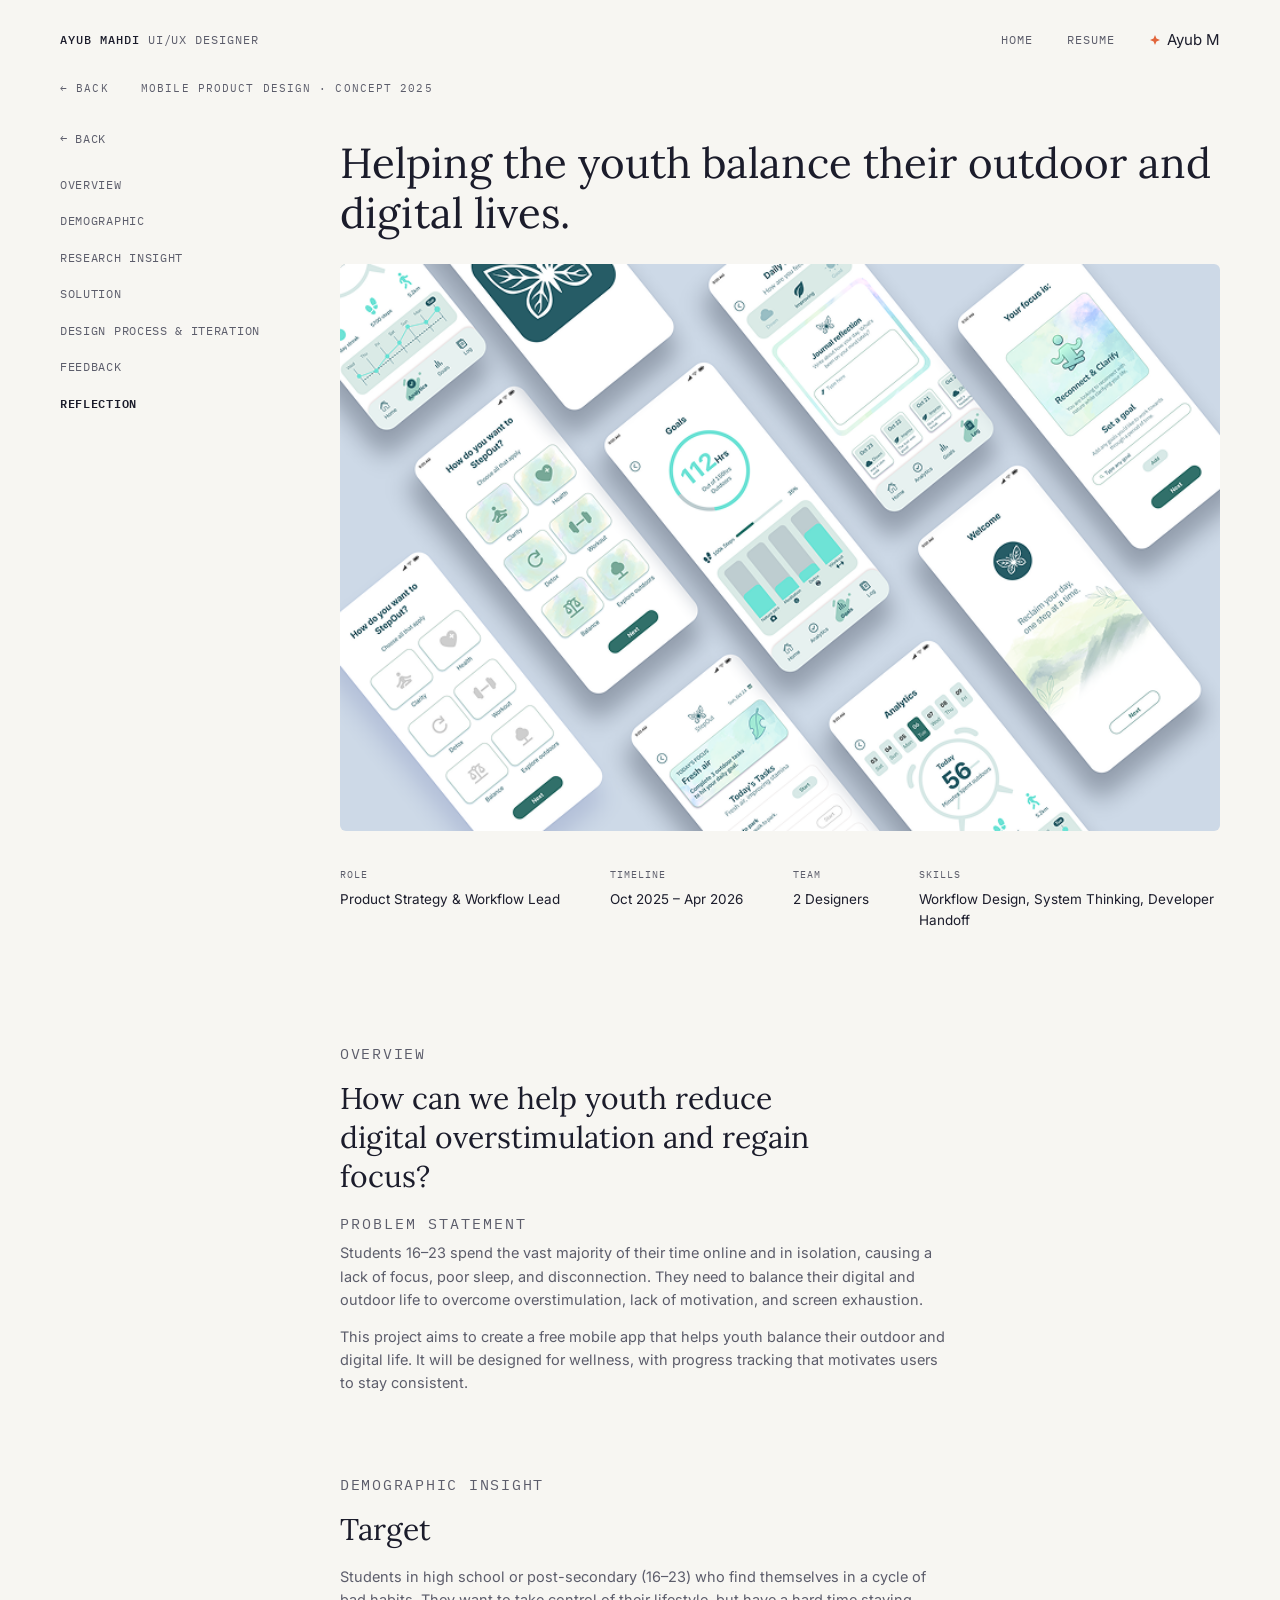
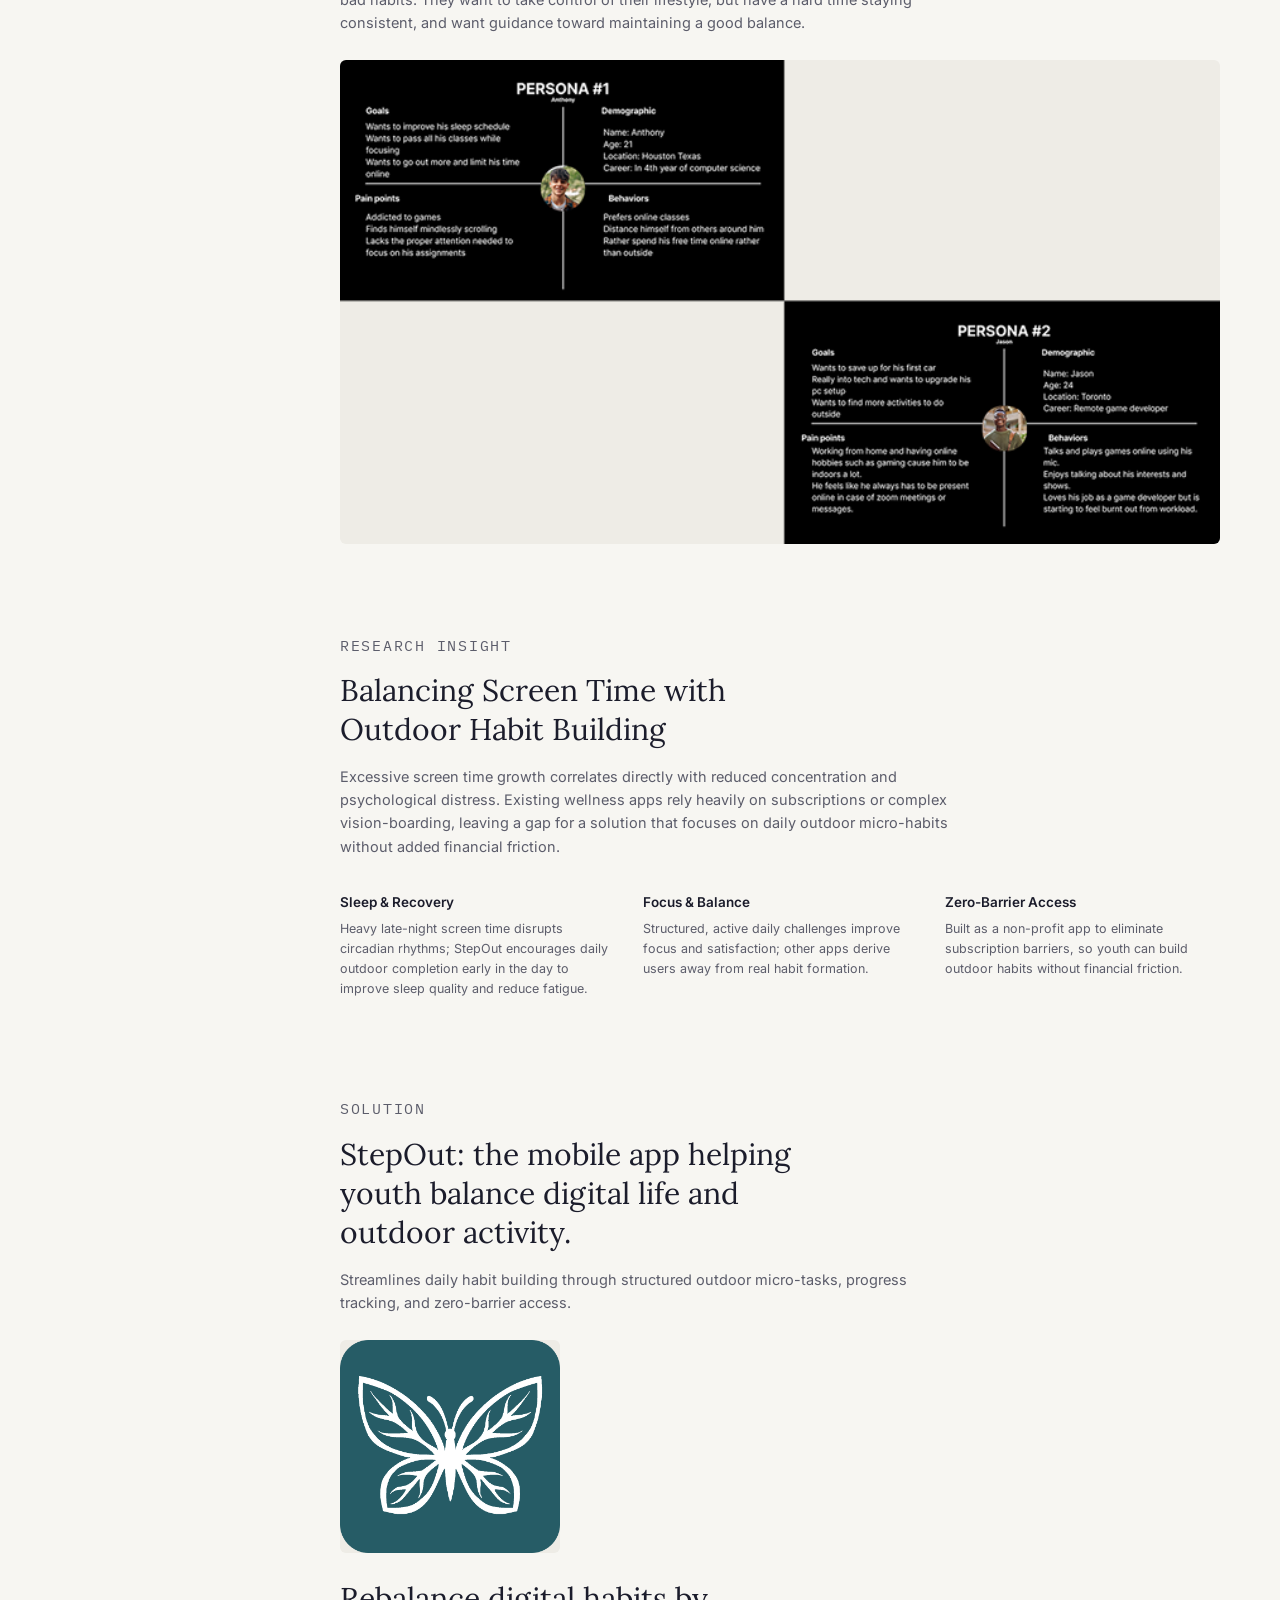
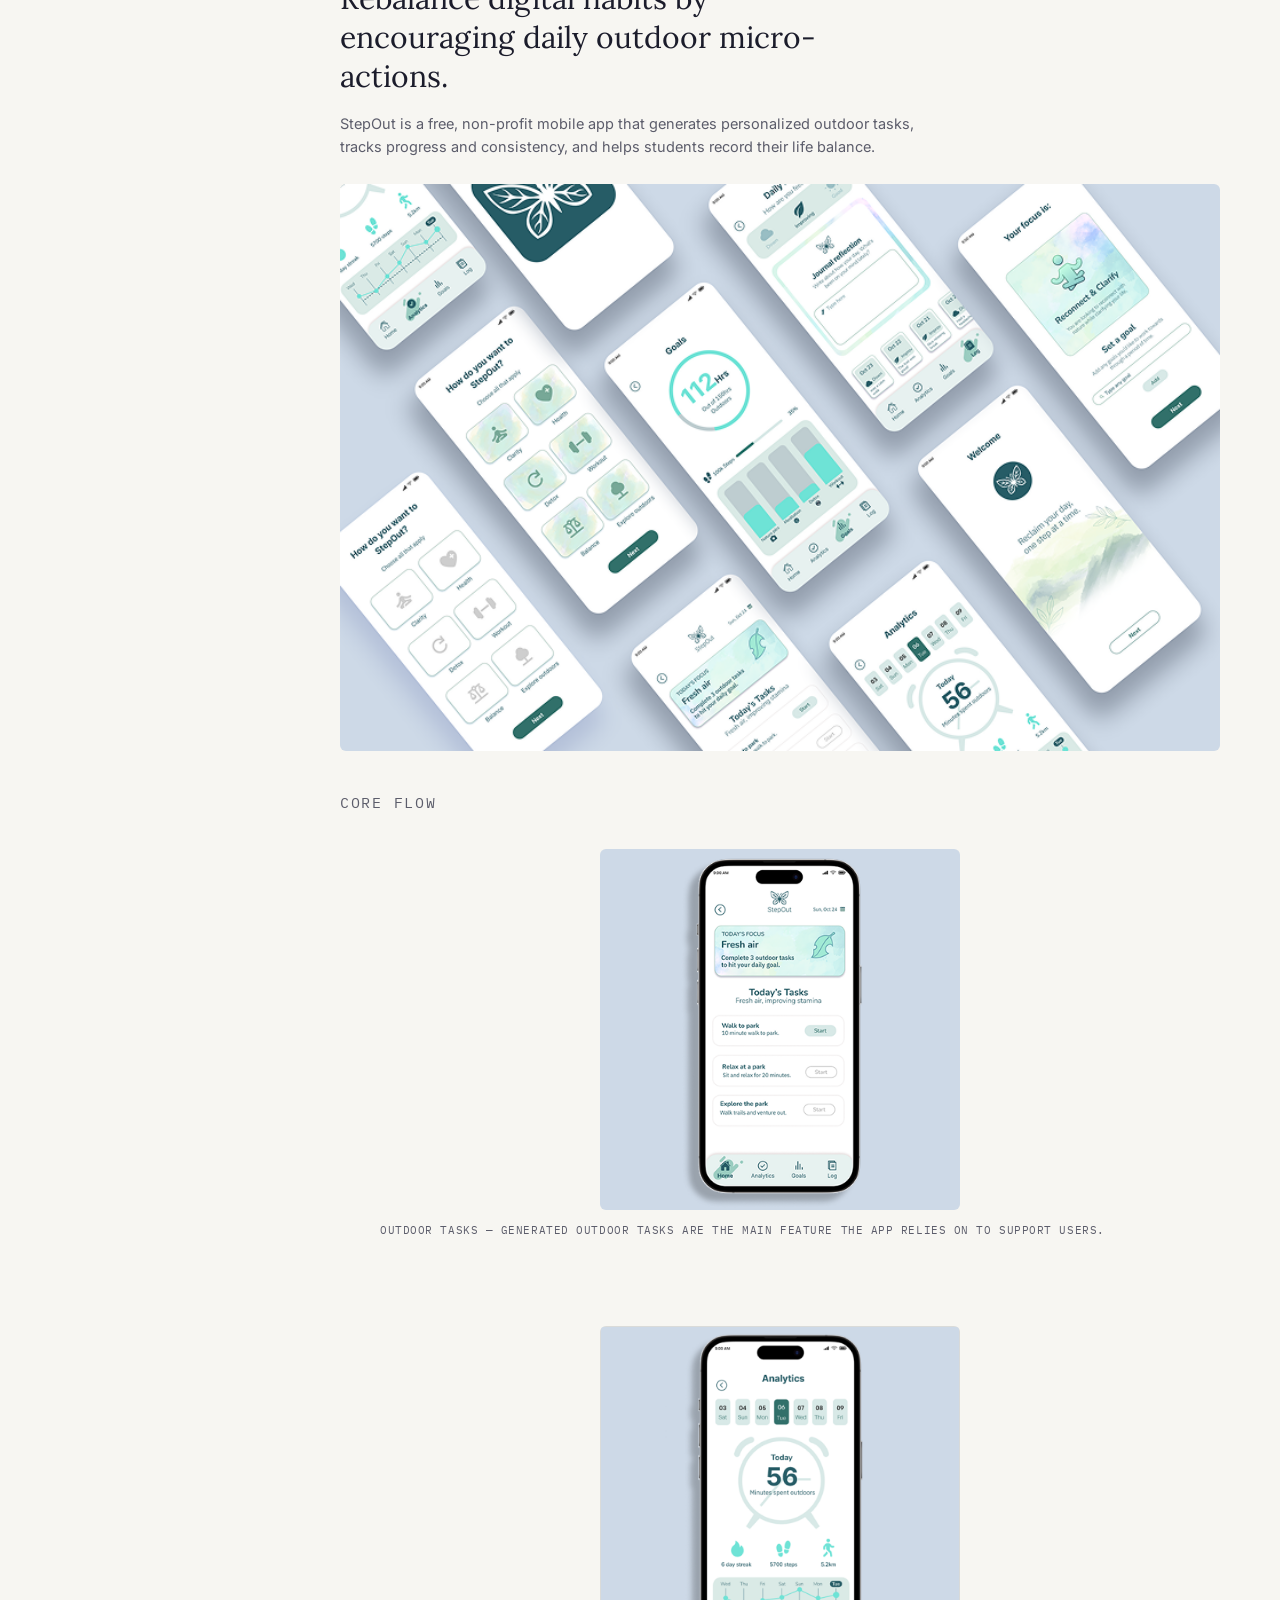
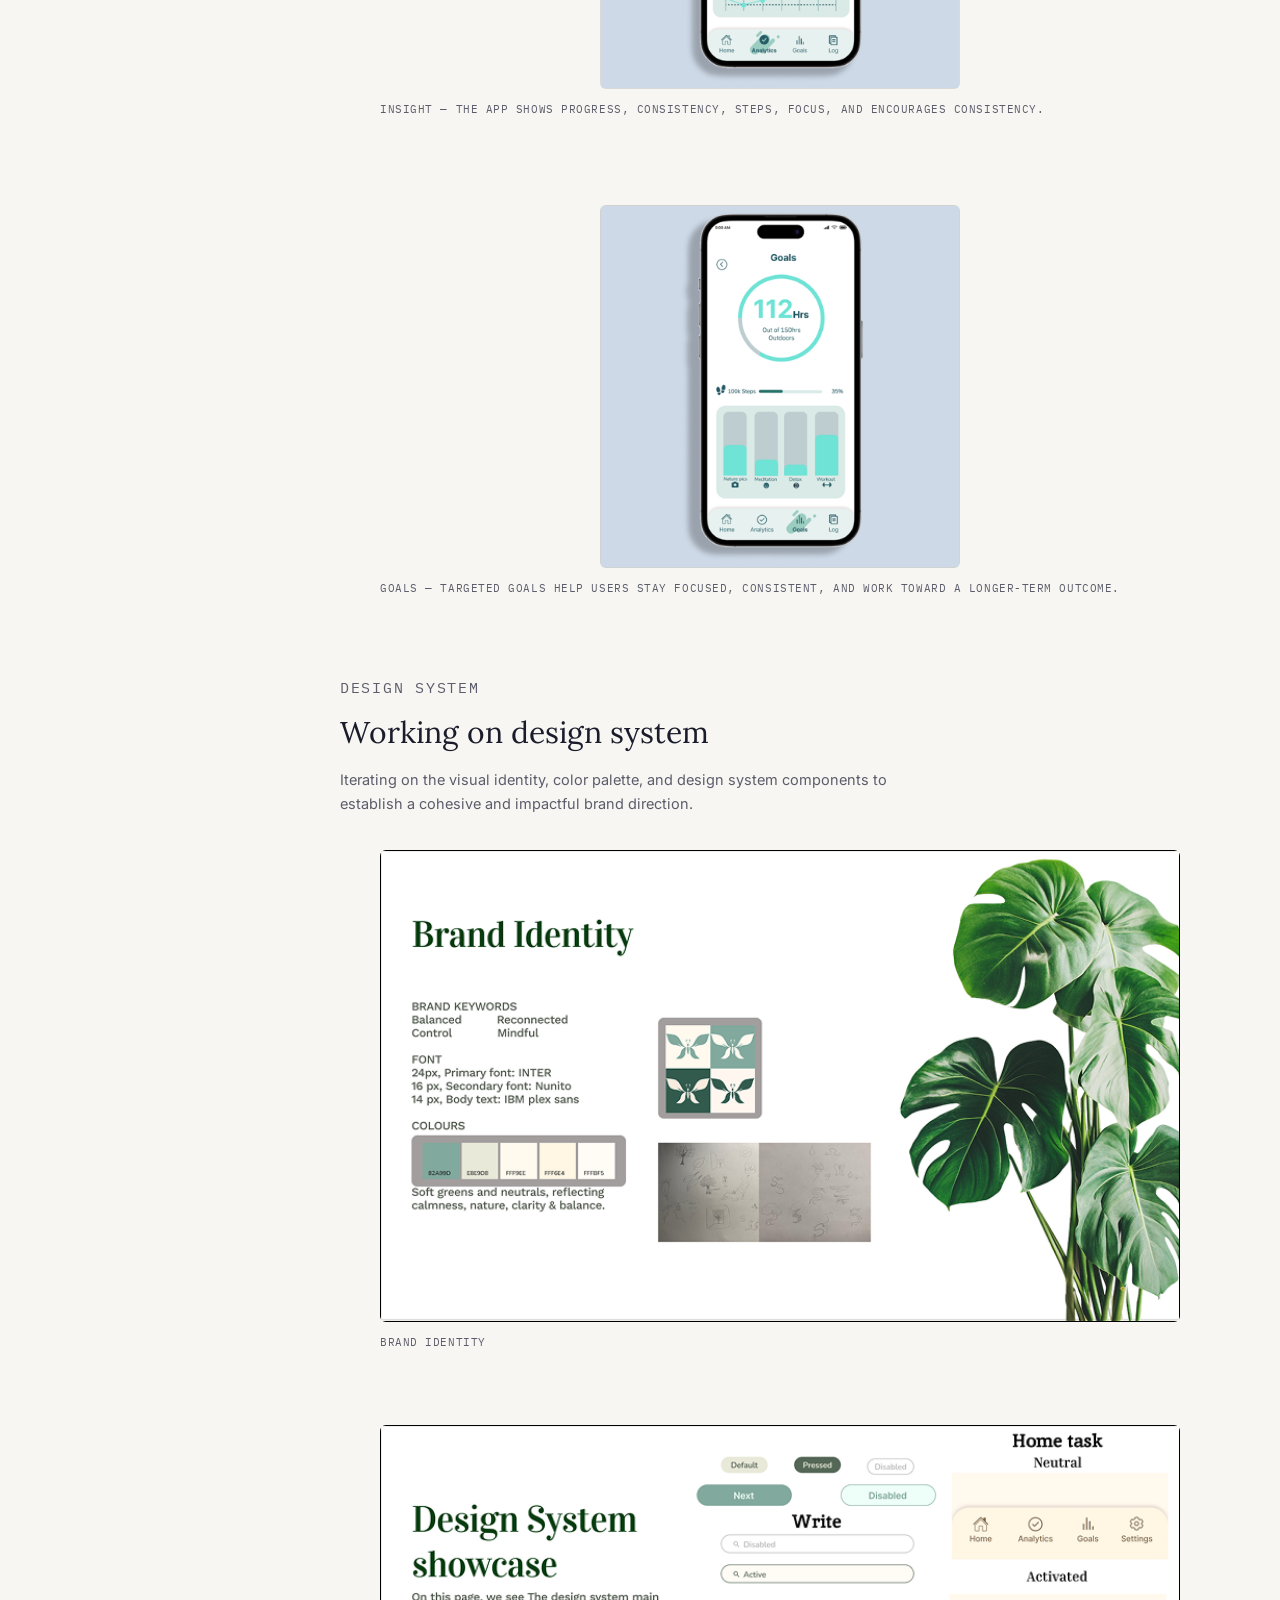
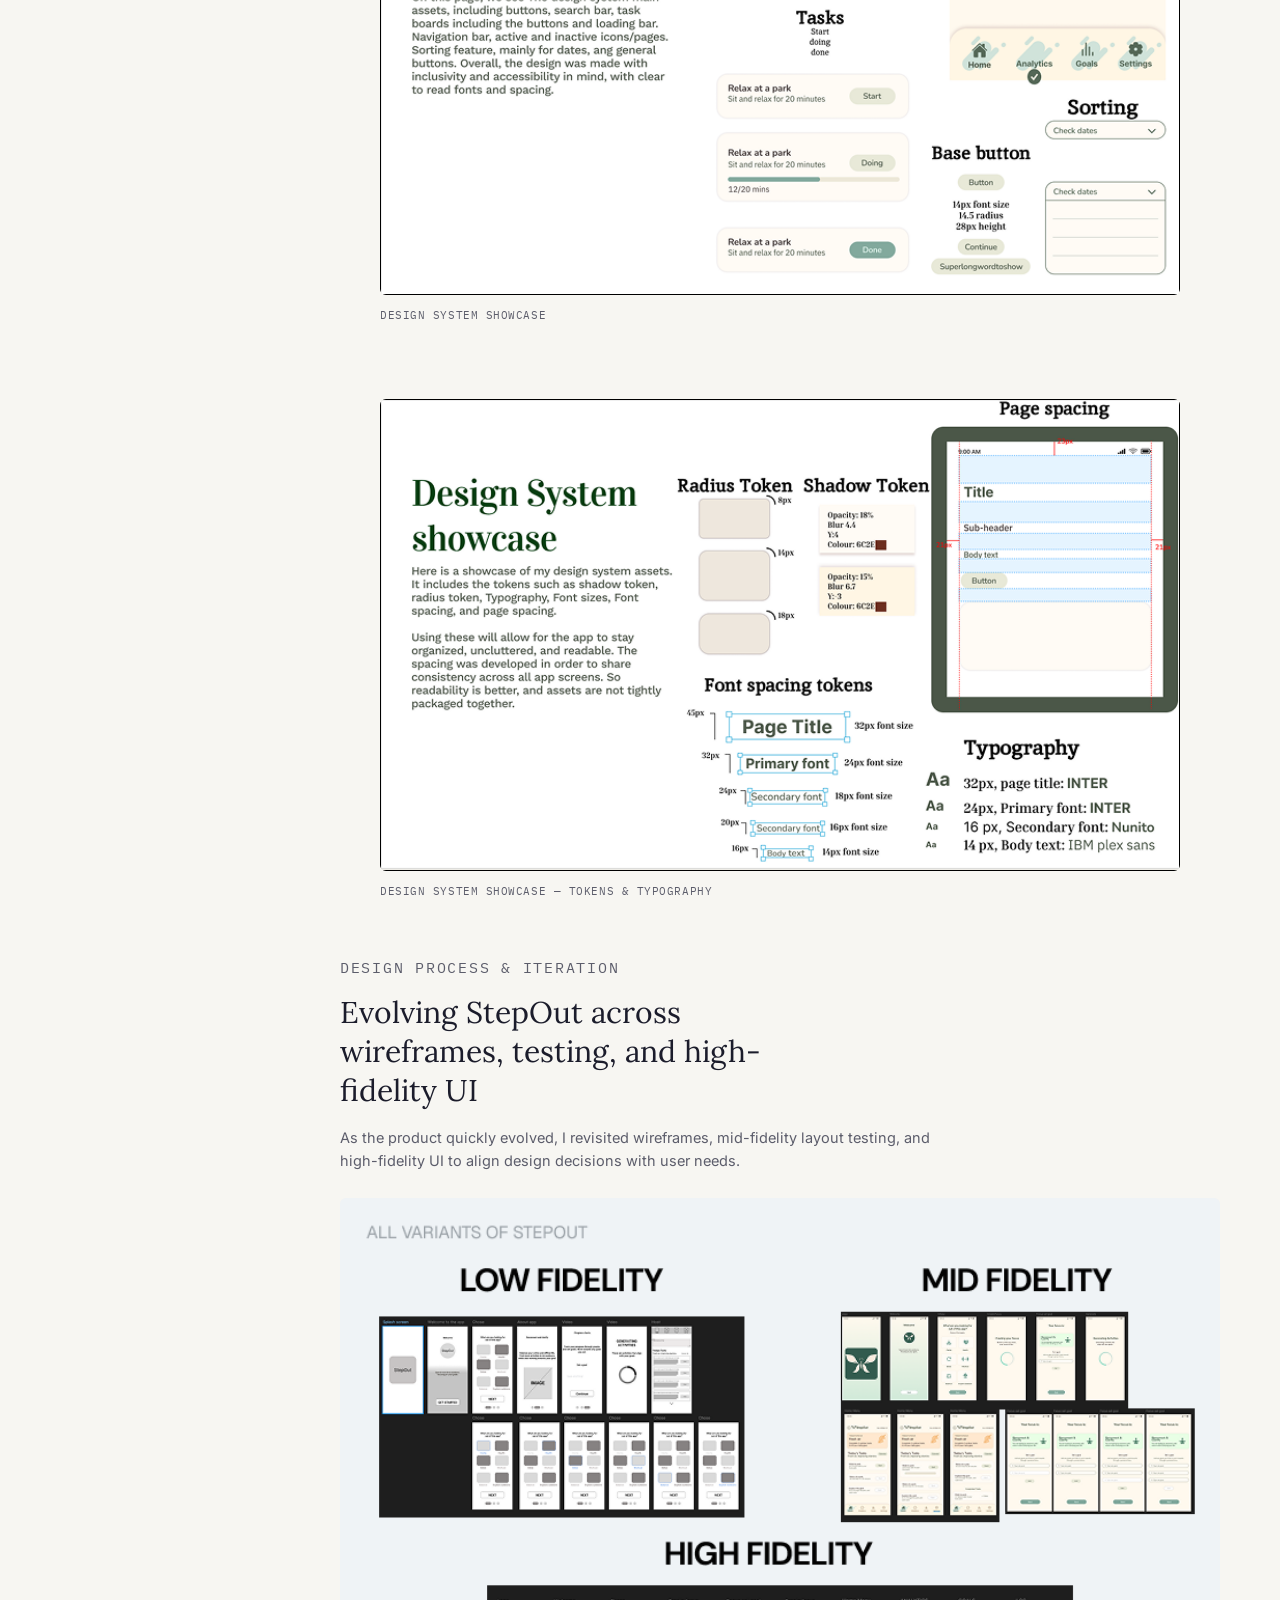
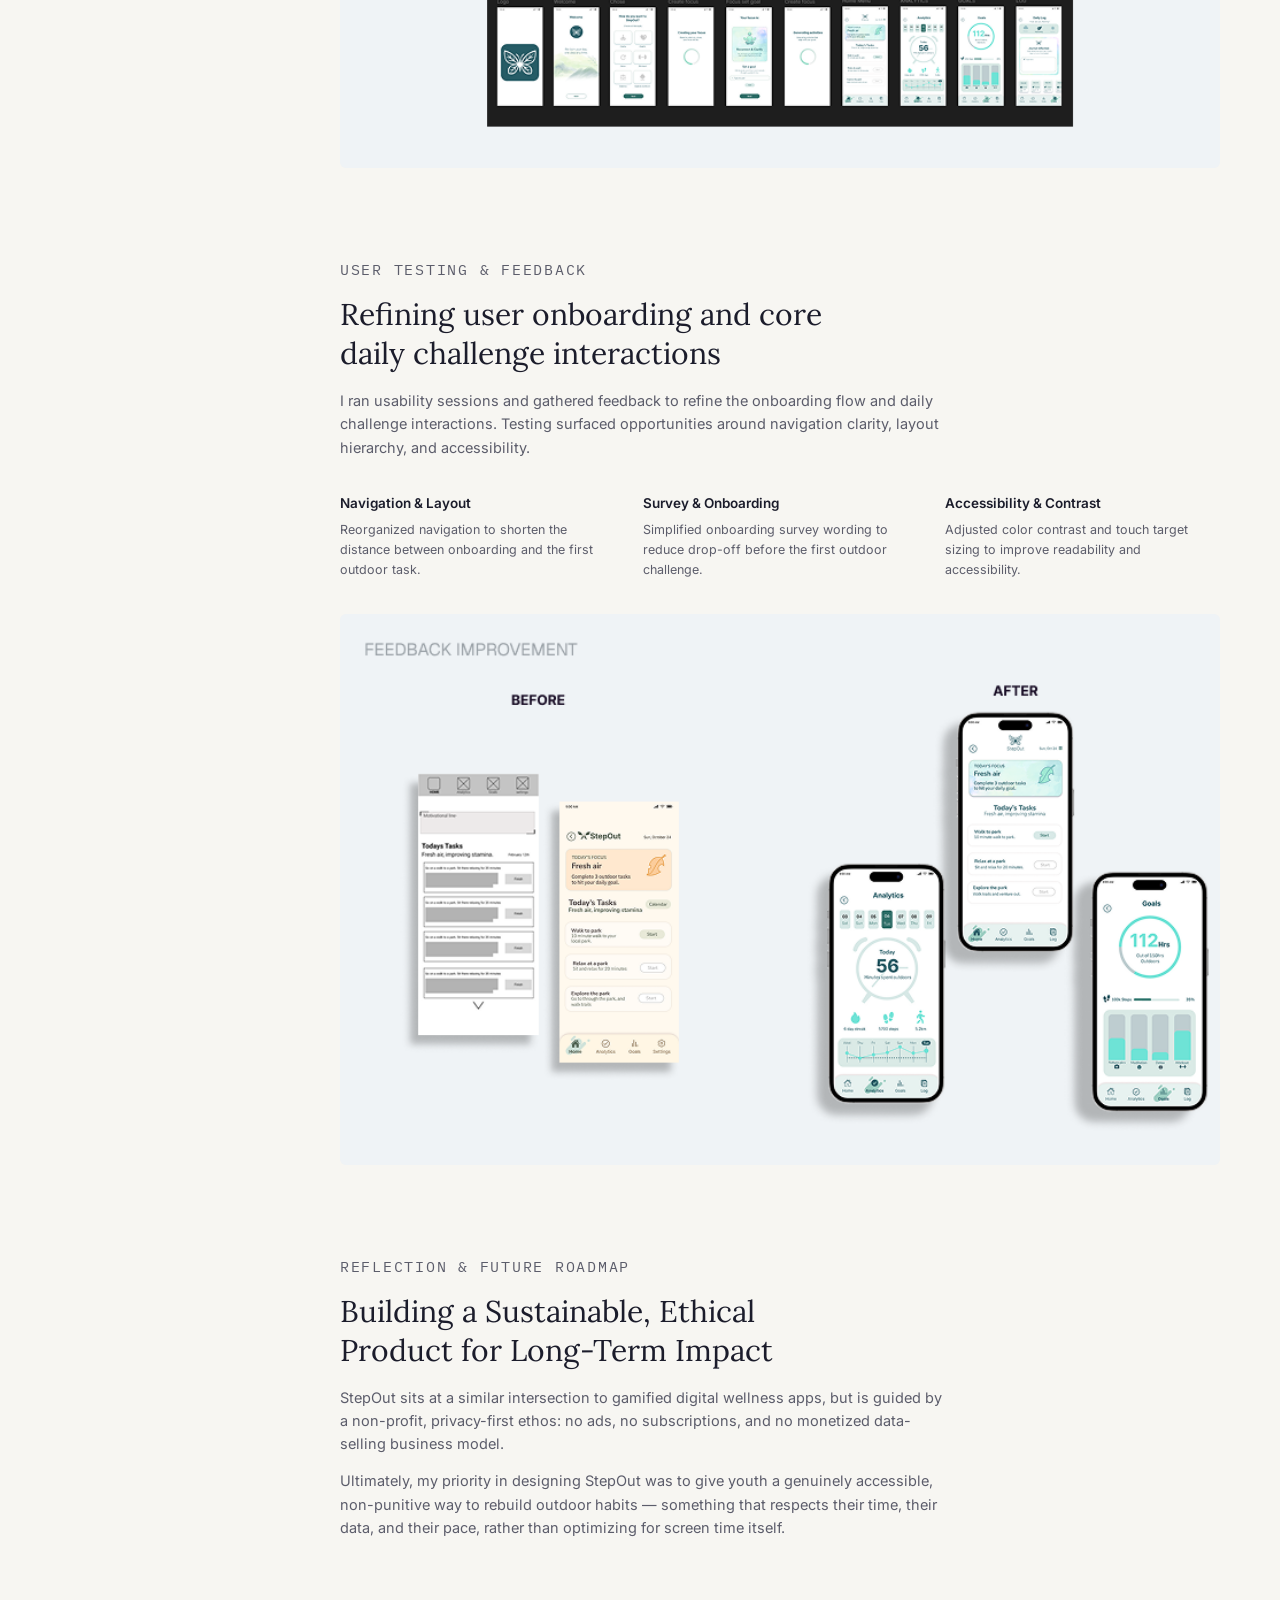
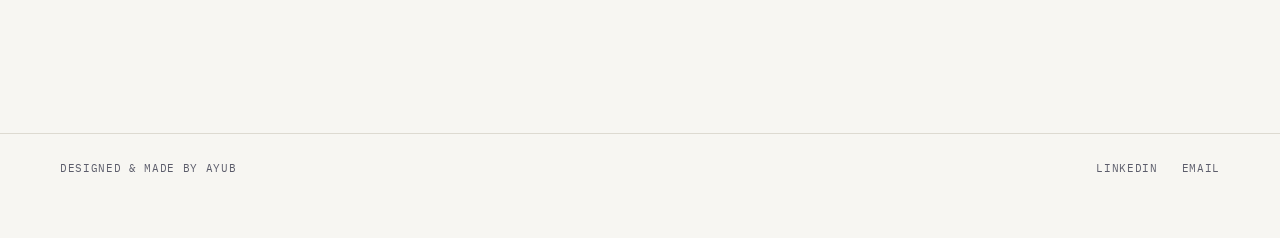
<file: stepout.html>
<!doctype html>
<html lang="en">
<head>
<meta charset="UTF-8">
<meta name="viewport" content="width=device-width, initial-scale=1">
<title>StepOut — Mobile Product Design | Ayub Mahdi</title>
<link rel="stylesheet" href="css/style.css">
<style>
  .cs2-stack img.narrow{max-width:360px;margin:0 auto;}
</style>
</head>
<body>

<header class="site-header">
  <div class="brand"><strong>Ayub Mahdi</strong><span>UI/UX Designer</span></div>
  <nav class="site-nav">
    <a href="index.html">Home</a>
    <button type="button" data-open-resume>Resume</button>
    <span class="signature">
      <svg viewBox="0 0 24 24"><path d="M12 2l2.9 7.1L22 12l-7.1 2.9L12 22l-2.9-7.1L2 12l7.1-2.9L12 2z"/></svg>
      Ayub M
    </span>
  </nav>
</header>

<div class="cs-topbar"><a href="index.html">&larr; Back</a> &nbsp;&nbsp; MOBILE PRODUCT DESIGN &middot; CONCEPT 2025</div>

<div class="cs-layout">
  <aside class="cs-sidebar">
    <a href="index.html" class="cs-sidebar__back">&larr; Back</a>
    <a href="#overview">Overview</a>
    <a href="#demographic">Demographic</a>
    <a href="#research-insight">Research Insight</a>
    <a href="#solution">Solution</a>
    <a href="#design-process">Design Process &amp; Iteration</a>
    <a href="#feedback">Feedback</a>
    <a href="#reflection">Reflection</a>
  </aside>

  <main class="cs-content">
    <h1 class="cs-hero-title">Helping the youth balance their outdoor and digital lives.</h1>
    <div class="cs-hero-media"><img src="CASE STUDY 2 CONTENT/S1.png" alt="StepOut hero — app screen mockups"></div>

    <dl class="cs-meta">
      <div><dt>Role</dt><dd>Product Strategy &amp; Workflow Lead</dd></div>
      <div><dt>Timeline</dt><dd>Oct 2025 &ndash; Apr 2026</dd></div>
      <div><dt>Team</dt><dd>2 Designers</dd></div>
      <div><dt>Skills</dt><dd>Workflow Design, System Thinking, Developer Handoff</dd></div>
    </dl>

    <!-- ===================== OVERVIEW ===================== -->
    <section id="overview" class="cs-section">
      <p class="cs-section__label">Overview</p>
      <h2>How can we help youth reduce digital overstimulation and regain focus?</h2>
      <p class="eyebrow" style="margin-bottom:6px;">Problem Statement</p>
      <p>Students 16&ndash;23 spend the vast majority of their time online and in isolation, causing a lack of focus, poor sleep, and disconnection. They need to balance their digital and outdoor life to overcome overstimulation, lack of motivation, and screen exhaustion.</p>
      <p>This project aims to create a free mobile app that helps youth balance their outdoor and digital life. It will be designed for wellness, with progress tracking that motivates users to stay consistent.</p>
    </section>

    <!-- ===================== DEMOGRAPHIC ===================== -->
    <section id="demographic" class="cs-section">
      <p class="cs-section__label">Demographic Insight</p>
      <h2>Target</h2>
      <p>Students in high school or post-secondary (16&ndash;23) who find themselves in a cycle of bad habits. They want to take control of their lifestyle, but have a hard time staying consistent, and want guidance toward maintaining a good balance.</p>
      <figure class="media-figure">
        <img src="CASE STUDY 2 CONTENT/S2.png" alt="StepOut target personas">
      </figure>
    </section>

    <!-- ===================== RESEARCH INSIGHT ===================== -->
    <section id="research-insight" class="cs-section">
      <p class="cs-section__label">Research Insight</p>
      <h2>Balancing Screen Time with Outdoor Habit Building</h2>
      <p>Excessive screen time growth correlates directly with reduced concentration and psychological distress. Existing wellness apps rely heavily on subscriptions or complex vision-boarding, leaving a gap for a solution that focuses on daily outdoor micro-habits without added financial friction.</p>
      <div class="cs-triple">
        <div><h4>Sleep &amp; Recovery</h4><p>Heavy late-night screen time disrupts circadian rhythms; StepOut encourages daily outdoor completion early in the day to improve sleep quality and reduce fatigue.</p></div>
        <div><h4>Focus &amp; Balance</h4><p>Structured, active daily challenges improve focus and satisfaction; other apps derive users away from real habit formation.</p></div>
        <div><h4>Zero-Barrier Access</h4><p>Built as a non-profit app to eliminate subscription barriers, so youth can build outdoor habits without financial friction.</p></div>
      </div>
    </section>

    <!-- ===================== SOLUTION ===================== -->
    <section id="solution" class="cs-section">
      <p class="cs-section__label">Solution</p>
      <h2>StepOut: the mobile app helping youth balance digital life and outdoor activity.</h2>
      <p>Streamlines daily habit building through structured outdoor micro-tasks, progress tracking, and zero-barrier access.</p>
      <figure class="media-figure" style="max-width:220px;">
        <img src="CASE STUDY 2 CONTENT/S3.png" alt="StepOut app icon — butterfly mark">
      </figure>
      <h2>Rebalance digital habits by encouraging daily outdoor micro-actions.</h2>
      <p>StepOut is a free, non-profit mobile app that generates personalized outdoor tasks, tracks progress and consistency, and helps students record their life balance.</p>
      <figure class="media-figure">
        <img src="CASE STUDY 2 CONTENT/S4.png" alt="StepOut app screens collage">
      </figure>

      <p class="cs-section__label" style="margin-top:40px;">Core Flow</p>
      <div class="cs2-stack" style="gap:56px;">
        <figure>
          <img class="narrow" src="CASE STUDY 2 CONTENT/S5.png" alt="Outdoor Tasks screen">
          <figcaption>Outdoor Tasks &mdash; generated outdoor tasks are the main feature the app relies on to support users.</figcaption>
        </figure>
        <figure>
          <img class="narrow" src="CASE STUDY 2 CONTENT/S6.png" alt="Insight screen">
          <figcaption>Insight &mdash; the app shows progress, consistency, steps, focus, and encourages consistency.</figcaption>
        </figure>
        <figure>
          <img class="narrow" src="CASE STUDY 2 CONTENT/S7.png" alt="Goals screen">
          <figcaption>Goals &mdash; targeted goals help users stay focused, consistent, and work toward a longer-term outcome.</figcaption>
        </figure>
      </div>
    </section>

    <!-- ===================== DESIGN PROCESS & ITERATION ===================== -->
    <section id="design-process" class="cs-section">
      <p class="cs-section__label">Design System</p>
      <h2>Working on design system</h2>
      <p>Iterating on the visual identity, color palette, and design system components to establish a cohesive and impactful brand direction.</p>
      <div class="cs2-stack">
        <figure><img src="CASE STUDY 2 CONTENT/S8.png" alt="Brand identity board"><figcaption>Brand Identity</figcaption></figure>
        <figure><img src="CASE STUDY 2 CONTENT/S9.png" alt="Design system showcase — components"><figcaption>Design System Showcase</figcaption></figure>
        <figure><img src="CASE STUDY 2 CONTENT/S10.png" alt="Design system showcase — tokens and typography"><figcaption>Design System Showcase &mdash; Tokens &amp; Typography</figcaption></figure>
      </div>

      <p class="cs-section__label" style="margin-top:40px;">Design Process &amp; Iteration</p>
      <h2>Evolving StepOut across wireframes, testing, and high-fidelity UI</h2>
      <p>As the product quickly evolved, I revisited wireframes, mid-fidelity layout testing, and high-fidelity UI to align design decisions with user needs.</p>
      <figure class="media-figure">
        <img src="CASE STUDY 2 CONTENT/S11.png" alt="Low, mid, and high fidelity wireframe comparison">
      </figure>
    </section>

    <!-- ===================== FEEDBACK ===================== -->
    <section id="feedback" class="cs-section">
      <p class="cs-section__label">User Testing &amp; Feedback</p>
      <h2>Refining user onboarding and core daily challenge interactions</h2>
      <p>I ran usability sessions and gathered feedback to refine the onboarding flow and daily challenge interactions. Testing surfaced opportunities around navigation clarity, layout hierarchy, and accessibility.</p>
      <div class="cs-triple">
        <div><h4>Navigation &amp; Layout</h4><p>Reorganized navigation to shorten the distance between onboarding and the first outdoor task.</p></div>
        <div><h4>Survey &amp; Onboarding</h4><p>Simplified onboarding survey wording to reduce drop-off before the first outdoor challenge.</p></div>
        <div><h4>Accessibility &amp; Contrast</h4><p>Adjusted color contrast and touch target sizing to improve readability and accessibility.</p></div>
      </div>
      <figure class="media-figure">
        <img src="CASE STUDY 2 CONTENT/S12.png" alt="Before and after onboarding comparison">
      </figure>
    </section>

    <!-- ===================== REFLECTION ===================== -->
    <section id="reflection" class="cs-section">
      <p class="cs-section__label">Reflection &amp; Future Roadmap</p>
      <h2>Building a Sustainable, Ethical Product for Long-Term Impact</h2>
      <p>StepOut sits at a similar intersection to gamified digital wellness apps, but is guided by a non-profit, privacy-first ethos: no ads, no subscriptions, and no monetized data-selling business model.</p>
      <p>Ultimately, my priority in designing StepOut was to give youth a genuinely accessible, non-punitive way to rebuild outdoor habits &mdash; something that respects their time, their data, and their pace, rather than optimizing for screen time itself.</p>
    </section>
  </main>
</div>

<footer class="site-footer">
  <span>Designed &amp; made by Ayub</span>
  <span class="links">
    <a href="https://linkedin.com" target="_blank" rel="noopener">LinkedIn</a>
    <a href="mailto:hello@ayubmahdi.com">Email</a>
  </span>
</footer>

<div class="modal-overlay" data-pdf-src="RESUME.pdf">
  <div class="modal-box">
    <button class="modal-close" type="button" aria-label="Close">&times;</button>
    <iframe title="Resume"></iframe>
  </div>
</div>

<script src="js/cursor.js"></script>
<script src="js/main.js"></script>
</body>
</html>
</file>
<file: css/style.css>
@import url('https://fonts.googleapis.com/css2?family=Lora:ital,wght@0,400;0,500;0,600;1,400&family=Inter:wght@400;500;600&family=IBM+Plex+Mono:wght@400;500&display=swap');

/* ---------- Tokens ---------- */
:root{
  --bg:#f7f6f2;
  --bg-panel:#eeece6;
  --ink:#1b1c2b;
  --ink-soft:#5c5d6b;
  --line:#dddad1;
  --accent:#e2653b;
  --accent-dim:#f0b79e;
  --white:#ffffff;

  --font-display:'Lora', Georgia, serif;
  --font-body:'Inter', -apple-system, sans-serif;
  --font-mono:'IBM Plex Mono', 'Courier New', monospace;

  --maxw:1400px;
  --gutter:60px;
  --radius:6px;
  --dur:.35s;
  --ease:cubic-bezier(.22,.61,.36,1);
}

*,*::before,*::after{box-sizing:border-box;}
html{scroll-behavior:smooth;}
body{
  margin:0;
  background:var(--bg);
  color:var(--ink);
  font-family:var(--font-body);
  font-size:15px;
  line-height:1.6;
  -webkit-font-smoothing:antialiased;
  cursor:none;
}
@media (max-width:900px), (hover:none){
  body{cursor:auto;}
}
img,video{max-width:100%;display:block;}
a{color:inherit;text-decoration:none;}
ul{margin:0;padding:0;list-style:none;}
button{font:inherit;background:none;border:none;color:inherit;cursor:none;}
@media (max-width:900px), (hover:none){ button{cursor:pointer;} }

.eyebrow{
  font-family:var(--font-mono);
  font-size:11px;
  letter-spacing:.14em;
  text-transform:uppercase;
  color:var(--ink-soft);
}

/* ---------- Custom cursor ---------- */
.cursor{
  position:fixed;
  top:0;left:0;
  width:18px;height:18px;
  margin:-9px 0 0 -9px;
  border-radius:50%;
  background:var(--accent);
  pointer-events:none;
  z-index:9999;
  transition:width var(--dur) var(--ease), height var(--dur) var(--ease),
             margin var(--dur) var(--ease), border-radius var(--dur) var(--ease),
             background var(--dur) var(--ease), transform .08s linear;
  will-change:transform;
  display:flex;align-items:center;justify-content:center;
}
.cursor__label{
  opacity:0;
  color:#fff;
  font-family:var(--font-mono);
  font-size:11px;
  letter-spacing:.08em;
  text-transform:uppercase;
  white-space:nowrap;
  transition:opacity .2s var(--ease);
}
.cursor--down{ transform:scale(.55); }
.cursor--view{
  width:150px;height:44px;
  margin:-22px 0 0 -75px;
  border-radius:999px;
}
.cursor--view .cursor__label{opacity:1;}
@media (max-width:900px), (hover:none){ .cursor{display:none;} }

/* ---------- Header ---------- */
.site-header{
  display:flex;align-items:center;justify-content:space-between;
  max-width:var(--maxw);margin:0 auto;
  padding:28px var(--gutter);
}
.brand{
  font-family:var(--font-mono);
  font-size:12px;letter-spacing:.08em;text-transform:uppercase;
}
.brand strong{font-weight:500;color:var(--ink);}
.brand span{color:var(--ink-soft);margin-left:8px;}
.site-nav{display:flex;align-items:center;gap:28px;}
.site-nav a, .site-nav button{
  font-family:var(--font-mono);
  font-size:12px;letter-spacing:.08em;text-transform:uppercase;
  color:var(--ink-soft);
}
.site-nav a.active, .site-nav a:hover, .site-nav button:hover{color:var(--accent);}
.site-nav .signature{display:flex;align-items:center;gap:6px;color:var(--ink);}
.site-nav .signature svg{width:12px;height:12px;fill:var(--accent);}

/* ---------- Footer ---------- */
.site-footer{
  display:flex;align-items:center;justify-content:space-between;
  max-width:var(--maxw);margin:0 auto;
  padding:26px var(--gutter) 60px;
  font-family:var(--font-mono);
  font-size:11px;letter-spacing:.06em;text-transform:uppercase;
  color:var(--ink-soft);
  border-top:1px solid var(--line);
  margin-top:80px;
}
.site-footer a:hover{color:var(--accent);}
.site-footer .links{display:flex;gap:24px;}

/* ---------- Homepage hero ---------- */
.hero{
  max-width:var(--maxw);margin:0 auto;
  padding:20px var(--gutter) 50px;
  display:grid;grid-template-columns:1.1fr .9fr;gap:40px;align-items:start;
}
.hero h1{
  font-family:var(--font-display);
  font-weight:400;
  font-size:clamp(32px,4.2vw,54px);
  line-height:1.18;
  margin:20px 0 0;
  color:var(--ink);
  max-width:15ch;
}
.exp-table{font-family:var(--font-mono);font-size:12px;}
.exp-table table{border-collapse:collapse;width:100%;margin-top:24px;}
.exp-table td{padding:6px 14px 6px 0;color:var(--ink-soft);white-space:nowrap;}
.exp-table td:first-child{color:var(--ink);}
.exp-table td:nth-child(2){color:var(--ink);font-weight:500;}

/* ---------- Project grid ---------- */
.project-grid{
  max-width:var(--maxw);margin:40px auto 0;
  padding:0 var(--gutter) 40px;
  display:grid;grid-template-columns:1fr 1fr;gap:2px;
  background:var(--line);
}
.project-card{
  background:var(--bg);
  position:relative;
  display:block;
}
.project-card__media{
  position:relative;
  aspect-ratio:16/10.4;
  overflow:hidden;
  background:var(--bg-panel);
}
.project-card__media img,
.project-card__media video{
  position:absolute;inset:0;
  width:100%;height:100%;
  object-fit:cover;
  transition:opacity var(--dur) var(--ease), transform .6s var(--ease);
}
.project-card__media .is-hover{opacity:0;}
.project-card:hover .project-card__media img,
.project-card:hover .project-card__media video{transform:scale(1.015);}
.project-card:hover .project-card__media .is-base{opacity:0;}
.project-card:hover .project-card__media .is-hover{opacity:1;}
.project-card__meta{
  display:flex;align-items:baseline;justify-content:space-between;
  padding:16px 22px 22px;
}
.project-card__meta h3{
  font-family:var(--font-display);
  font-weight:500;font-size:17px;margin:0;
}
.project-card__meta .tag{
  font-family:var(--font-mono);font-size:10.5px;letter-spacing:.08em;
  text-transform:uppercase;color:var(--ink-soft);
}

/* ---------- Case study layout ---------- */
.cs-topbar{
  max-width:var(--maxw);margin:0 auto;padding:0 var(--gutter);
  font-family:var(--font-mono);font-size:11px;letter-spacing:.1em;
  text-transform:uppercase;color:var(--ink-soft);
}
.cs-topbar a{color:var(--ink-soft);}
.cs-topbar a:hover{color:var(--accent);}

.cs-layout{
  max-width:var(--maxw);margin:0 auto;
  padding:30px var(--gutter) 0;
  display:grid;grid-template-columns:220px 1fr;gap:60px;
  align-items:start;
}
.cs-sidebar{
  position:sticky;top:40px;
  display:flex;flex-direction:column;gap:14px;
}
.cs-sidebar__back{
  font-family:var(--font-mono);font-size:11px;letter-spacing:.08em;
  text-transform:uppercase;color:var(--ink-soft);margin-bottom:10px;
}
.cs-sidebar__back:hover{color:var(--accent);}
.cs-sidebar a{
  font-family:var(--font-mono);font-size:11.5px;letter-spacing:.06em;
  text-transform:uppercase;color:var(--ink-soft);
  padding:2px 0;transition:color var(--dur) var(--ease);
}
.cs-sidebar a.active{color:var(--ink);font-weight:600;}
.cs-sidebar a:hover{color:var(--accent);}

.cs-content{padding-bottom:100px;max-width:920px;}
.cs-content .cs-meta{
  display:grid;grid-template-columns:repeat(4,auto);gap:50px;
  margin:36px 0 46px;
}
.cs-content .cs-meta dt{font-family:var(--font-mono);font-size:10px;letter-spacing:.1em;text-transform:uppercase;color:var(--ink-soft);margin-bottom:6px;}
.cs-content .cs-meta dd{margin:0;font-size:13.5px;}

.cs-hero-title{
  font-family:var(--font-display);font-weight:400;
  font-size:clamp(28px,3.4vw,42px);line-height:1.2;margin:10px 0 26px;
}
.cs-hero-media{border-radius:var(--radius);overflow:hidden;background:var(--bg-panel);margin-bottom:6px;}
.cs-hero-media img{width:100%;}

.cs-section{padding-top:64px;scroll-margin-top:40px;}
.cs-section__label{
  font-family:var(--font-mono);font-size:10.5px;letter-spacing:.12em;
  text-transform:uppercase;color:var(--accent);margin-bottom:10px;
}
.cs-section h2{
  font-family:var(--font-display);font-weight:400;
  font-size:clamp(22px,2.6vw,30px);line-height:1.3;margin:0 0 16px;max-width:26ch;
}
.cs-section p{color:var(--ink-soft);font-size:14.5px;max-width:68ch;margin:0 0 14px;}

.cs-triple{display:grid;grid-template-columns:repeat(3,1fr);gap:28px;margin:34px 0;}
.cs-triple h4{font-size:13.5px;margin:0 0 6px;font-weight:600;}
.cs-triple p{font-size:12.5px;margin:0;}

.media-figure{margin:26px 0;}
.media-figure img{width:100%;border-radius:var(--radius);background:var(--bg-panel);}
.media-figure figcaption{
  font-family:var(--font-mono);font-size:10.5px;letter-spacing:.06em;
  text-transform:uppercase;color:var(--ink-soft);margin-top:10px;
}

/* boxed / contained video grids (C5-C7, C12-C13) */
.media-row{display:grid;gap:20px;margin:26px 0;}
.media-row.cols-3{grid-template-columns:repeat(3,1fr);}
.media-row.cols-2{grid-template-columns:repeat(2,1fr);}
.media-box{
  position:relative;
  aspect-ratio:3/4;
  background:var(--bg-panel);
  border-radius:var(--radius);
  overflow:hidden;
}
.media-box.landscape{aspect-ratio:16/11;}
.media-box video, .media-box img{
  position:absolute;inset:0;width:100%;height:100%;object-fit:cover;
}
.media-box__caption{
  font-family:var(--font-mono);font-size:11px;letter-spacing:.04em;
  color:var(--ink-soft);margin-top:10px;
}
.media-box-wrap{display:flex;flex-direction:column;}

/* case study 2: full-width stacked images, natural size */
.cs2-stack{display:flex;flex-direction:column;gap:44px;margin-top:20px;}
.cs2-stack img{width:100%;border-radius:var(--radius);background:var(--bg-panel);}
.cs2-stack figcaption{
  font-family:var(--font-mono);font-size:11px;letter-spacing:.05em;
  text-transform:uppercase;color:var(--ink-soft);margin-top:12px;
}
.cs2-note{max-width:520px;}
.cs2-note h3{font-family:var(--font-display);font-weight:500;font-size:16px;margin:0 0 6px;}
.cs2-note p{font-size:12.5px;color:var(--ink-soft);margin:0;}

/* ---------- Gallery pages (graphics / art) ---------- */
.gallery-head{max-width:var(--maxw);margin:0 auto;padding:10px var(--gutter) 30px;}
.gallery-head h1{font-family:var(--font-display);font-weight:400;font-size:clamp(28px,4vw,44px);margin:14px 0 0;}
.gallery-grid{
  max-width:var(--maxw);margin:0 auto;
  padding:0 var(--gutter) 80px;
  display:grid;grid-template-columns:repeat(3,1fr);gap:22px;
}
.gallery-grid .tile{
  position:relative;overflow:hidden;border-radius:var(--radius);
  background:var(--bg-panel);aspect-ratio:1/1;
}
.gallery-grid .tile.wide{grid-column:span 2;aspect-ratio:2/1;}
.gallery-grid .tile img, .gallery-grid .tile video{
  position:absolute;inset:0;width:100%;height:100%;object-fit:cover;
  transition:transform .5s var(--ease);
}
.gallery-grid .tile:hover img, .gallery-grid .tile:hover video{transform:scale(1.05);}

/* ---------- PDF modal ---------- */
.modal-overlay{
  position:fixed;inset:0;background:rgba(20,19,25,.55);
  display:flex;align-items:center;justify-content:center;
  z-index:1000;opacity:0;pointer-events:none;
  transition:opacity var(--dur) var(--ease);
  padding:40px;
}
.modal-overlay.is-open{opacity:1;pointer-events:auto;}
.modal-box{
  background:var(--white);width:min(900px,100%);height:min(90vh,1100px);
  border-radius:8px;overflow:hidden;position:relative;
  transform:translateY(14px);transition:transform var(--dur) var(--ease);
  box-shadow:0 30px 80px rgba(0,0,0,.35);
}
.modal-overlay.is-open .modal-box{transform:translateY(0);}
.modal-box iframe{width:100%;height:100%;border:0;}
.modal-close{
  position:absolute;top:14px;right:14px;
  width:34px;height:34px;border-radius:50%;
  background:var(--ink);color:#fff;
  display:flex;align-items:center;justify-content:center;
  font-size:16px;z-index:2;
}

/* ---------- Responsive ---------- */
@media (max-width:980px){
  .hero{grid-template-columns:1fr;}
  .project-grid{grid-template-columns:1fr;}
  .cs-layout{grid-template-columns:1fr;}
  .cs-sidebar{position:relative;top:0;flex-direction:row;flex-wrap:wrap;gap:14px 20px;padding-bottom:20px;border-bottom:1px solid var(--line);margin-bottom:20px;}
  .cs-triple{grid-template-columns:1fr;}
  .media-row.cols-3{grid-template-columns:1fr;}
  .media-row.cols-2{grid-template-columns:1fr;}
  .gallery-grid{grid-template-columns:repeat(2,1fr);}
  .gallery-grid .tile.wide{grid-column:span 2;}
  .cs-content .cs-meta{grid-template-columns:repeat(2,auto);row-gap:16px;}
}
@media (max-width:600px){
  :root{--gutter:24px;}
  .site-header,.site-footer{flex-direction:column;gap:12px;align-items:flex-start;}
  .gallery-grid{grid-template-columns:1fr;}
  .gallery-grid .tile.wide{grid-column:span 1;}
}
</file>
